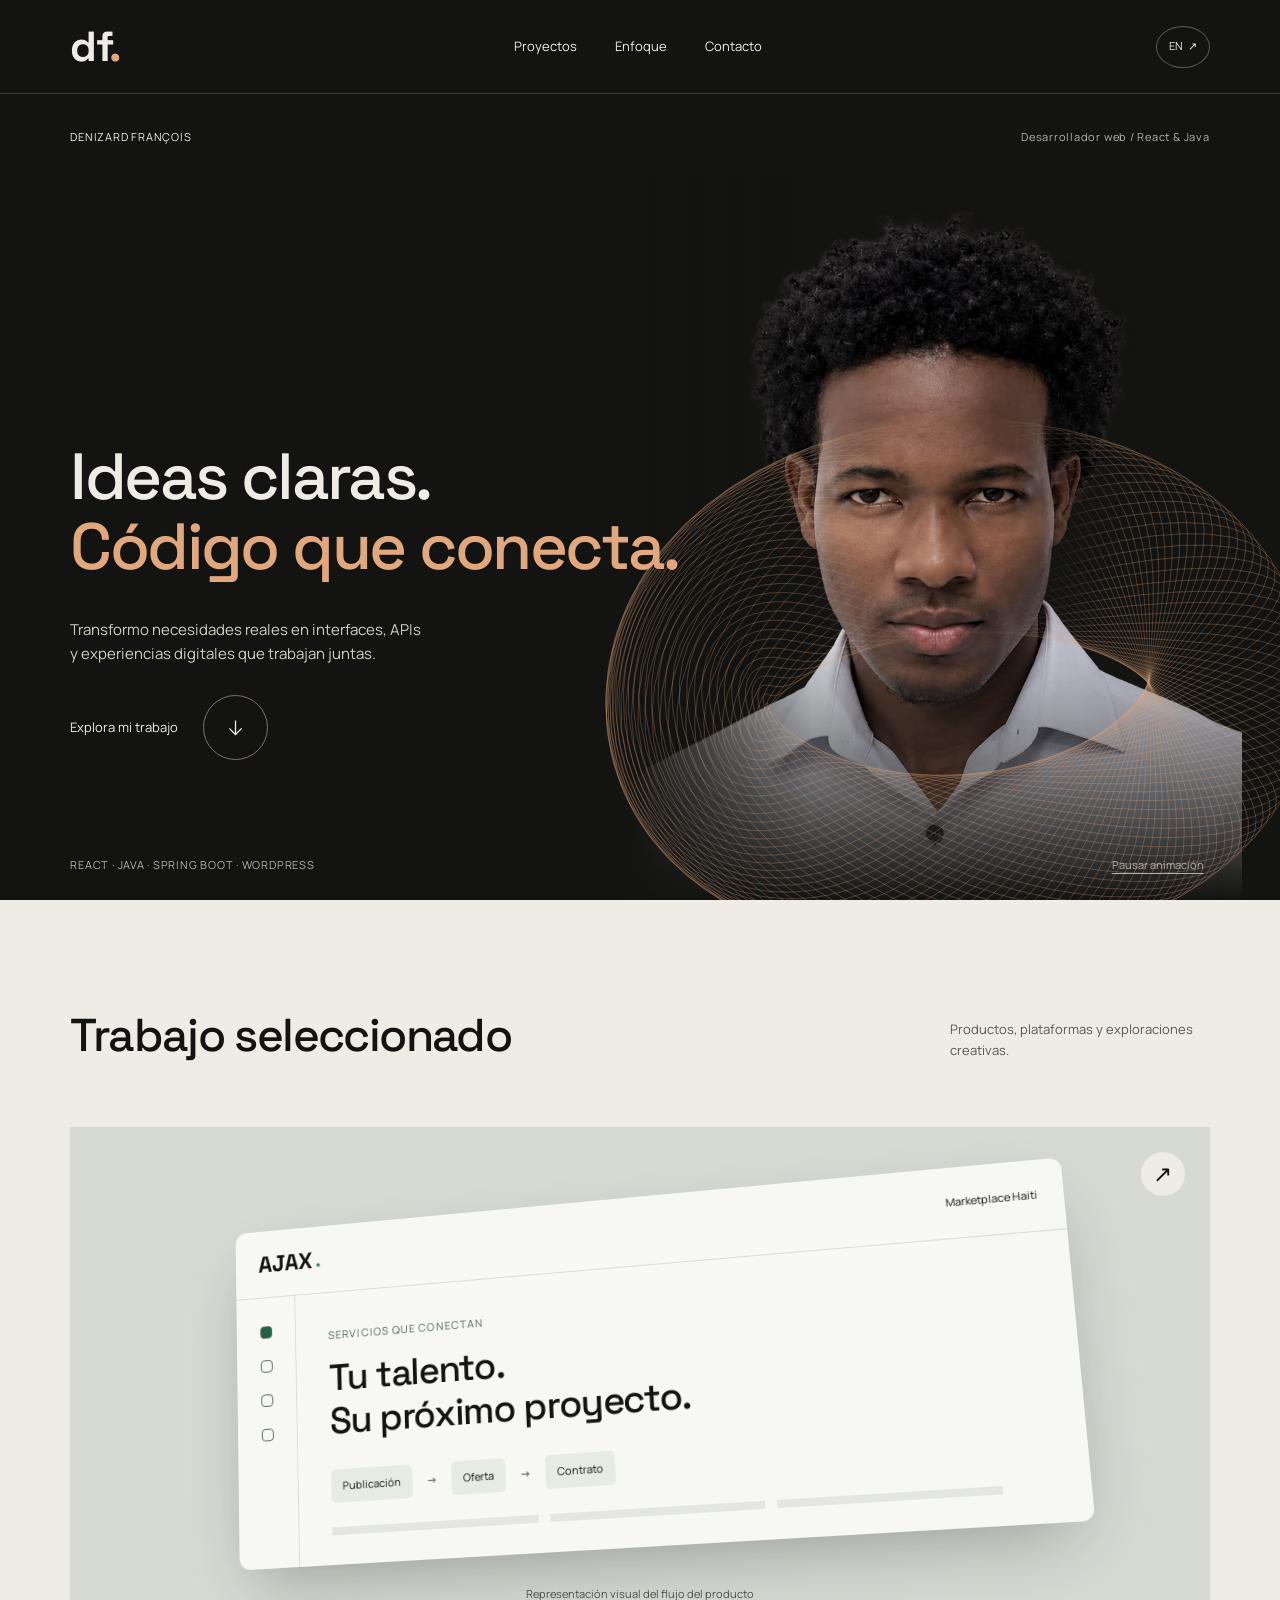
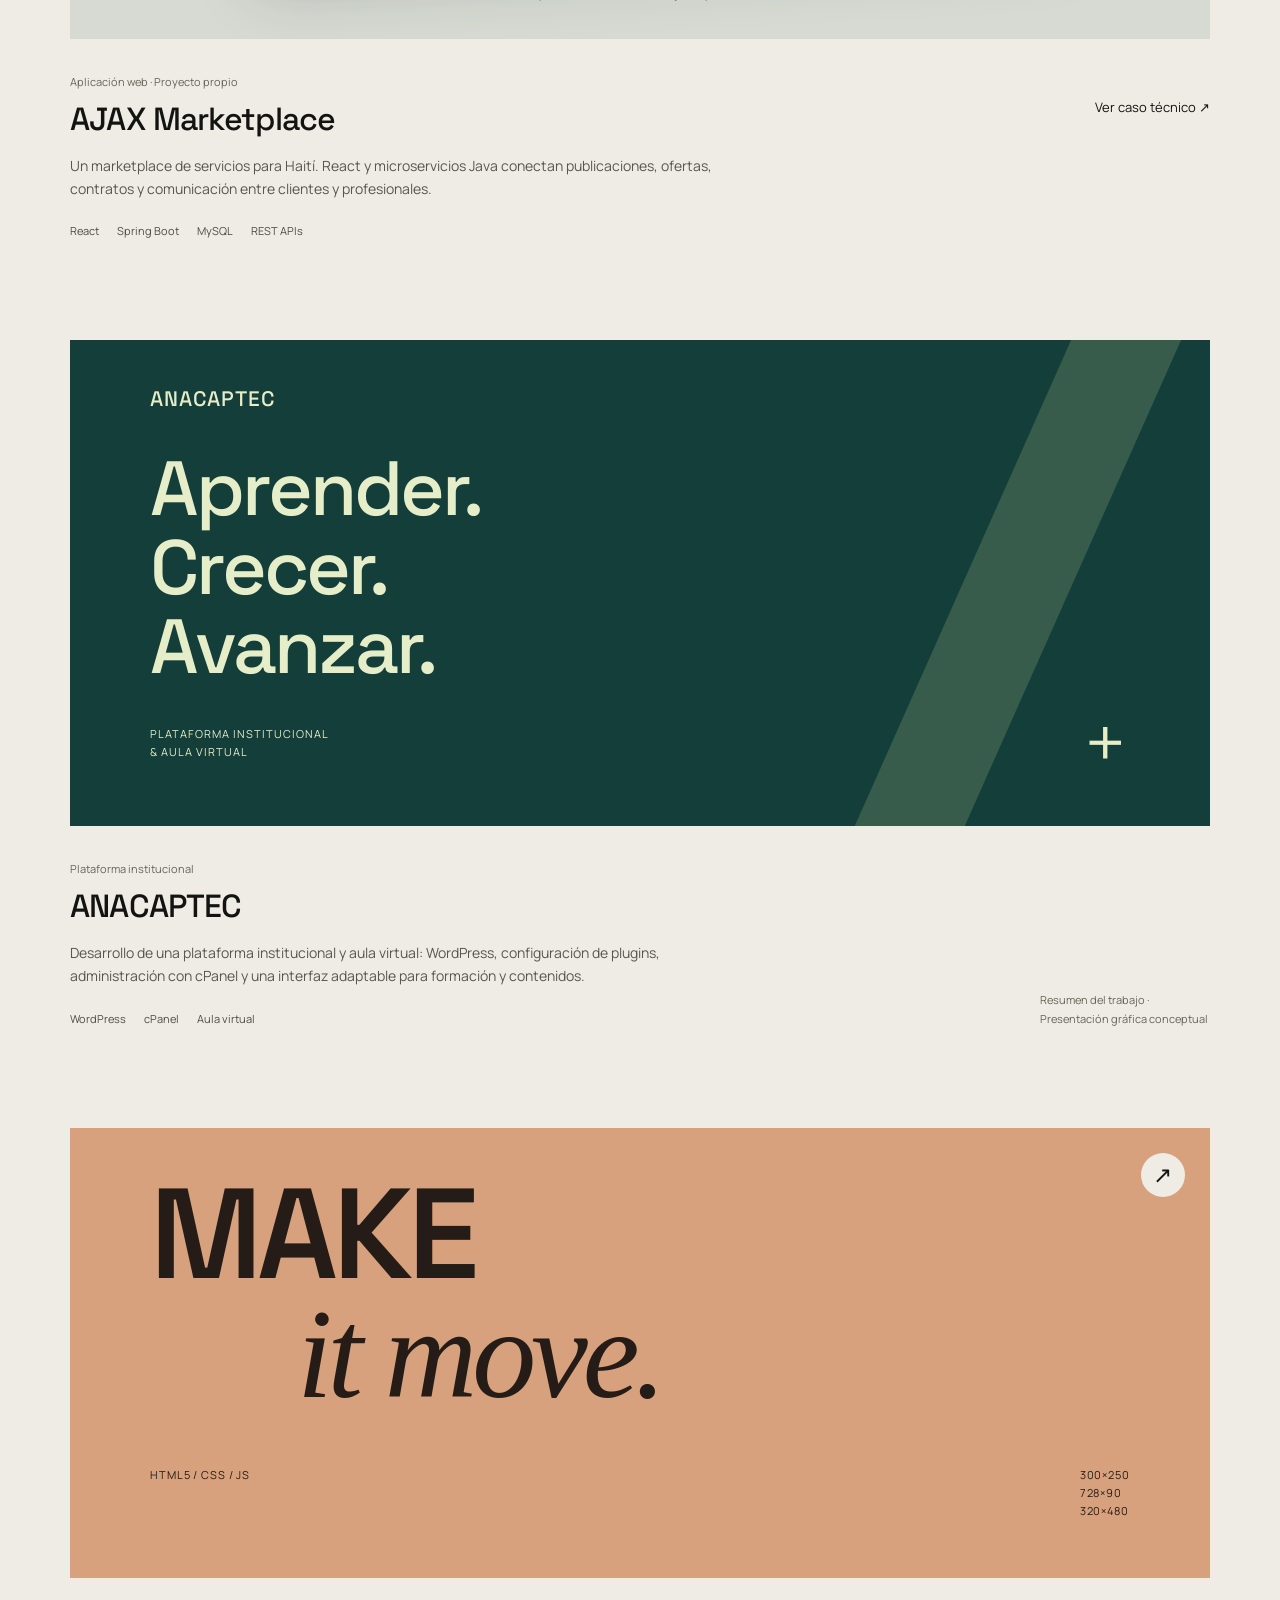
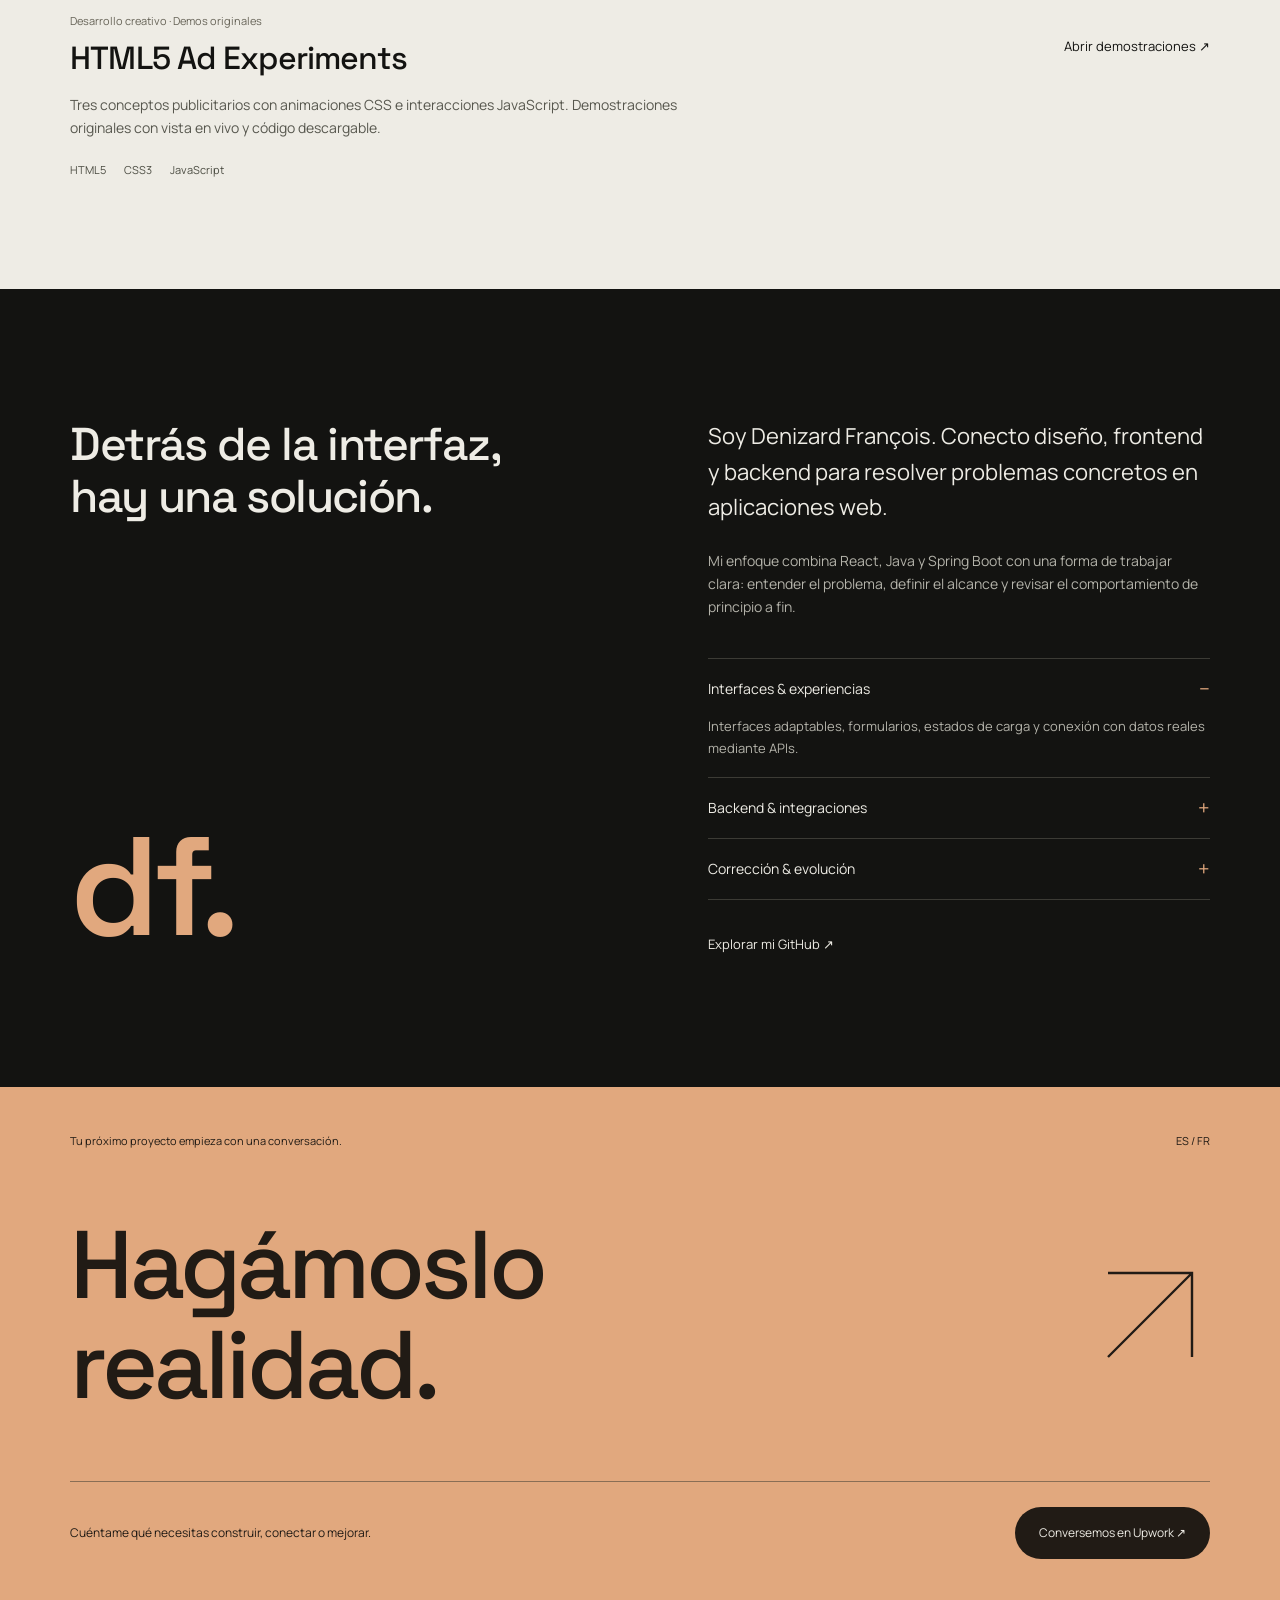
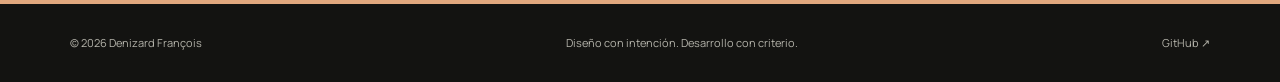
<file: index.html>
<!doctype html>
<html lang="es"><head><meta charset="UTF-8"><meta name="viewport" content="width=device-width,initial-scale=1"><meta name="theme-color" content="#131311"><meta name="description" content="Denizard François — React, Java y Spring Boot. Aplicaciones web, integraciones API y experiencias digitales."><title>Denizard François — Developer & Digital Craftsman</title><link rel="preconnect" href="https://fonts.googleapis.com"><link rel="preconnect" href="https://fonts.gstatic.com" crossorigin><link href="https://fonts.googleapis.com/css2?family=Manrope:wght@400;500;600;700;800&family=Space+Grotesk:wght@400;500;600;700&display=swap" rel="stylesheet"><link rel="stylesheet" href="style.css"><script defer src="app.js"></script></head>
<body><a class="skip" href="#work" data-es="Ir a proyectos" data-en="Skip to projects">Ir a proyectos</a><header><a class="logo" href="#" aria-label="Denizard François, inicio">df<span>.</span></a><nav aria-label="Principal"><a href="#work" data-es="Proyectos" data-en="Work">Proyectos</a><a href="#about" data-es="Enfoque" data-en="Approach">Enfoque</a><a href="#contact" data-es="Contacto" data-en="Contact">Contacto</a></nav><button id="language" aria-label="Switch to English">EN <span>↗</span></button></header>
<main><section class="hero" aria-labelledby="hero-title"><div class="hero-top"><span>DENIZARD FRANÇOIS</span><span data-es="Desarrollador web / React & Java" data-en="Web developer / React & Java">Desarrollador web / React & Java</span></div><div class="hero-portrait"><img src="assets/denizard-cutout.png" alt="Denizard François" width="1024" height="1024" fetchpriority="high" decoding="async"></div><canvas id="sculpture" aria-hidden="true"></canvas><div class="hero-copy"><h1 id="hero-title"><span data-es="Ideas claras." data-en="Clear ideas.">Ideas claras.</span><br><span class="outline" data-es="Código que conecta." data-en="Code that connects.">Código que conecta.</span></h1><div class="hero-bottom"><p data-es="Transformo necesidades reales en interfaces, APIs y experiencias digitales que trabajan juntas." data-en="I turn real needs into interfaces, APIs and digital experiences that work together.">Transformo necesidades reales en interfaces, APIs y experiencias digitales que trabajan juntas.</p><a class="round-link" href="#work"><span data-es="Explora mi trabajo" data-en="Explore my work">Explora mi trabajo</span><svg viewBox="0 0 24 24" aria-hidden="true"><path d="M12 4v16m-7-7 7 7 7-7"/></svg></a></div></div><div class="hero-foot"><span>REACT · JAVA · SPRING BOOT · WORDPRESS</span><button id="motion" aria-pressed="false" data-es="Pausar animación" data-en="Pause animation">Pausar animación</button></div></section>
<section id="work" class="work section"><div class="section-head"><h2 data-es="Trabajo seleccionado" data-en="Selected work">Trabajo seleccionado</h2><p data-es="Productos, plataformas y exploraciones creativas." data-en="Products, platforms and creative explorations.">Productos, plataformas y exploraciones creativas.</p></div>
<article class="project ajax"><a class="project-media" href="https://github.com/Deni509/Deni509/blob/main/projects/ajax.md" target="_blank" rel="noopener" aria-label="AJAX technical case study"><div class="ajax-art"><div class="app-window"><div class="window-top"><strong>AJAX<span>●</span></strong><span>Marketplace Haiti</span></div><div class="app-body"><aside><i></i><i></i><i></i><i></i></aside><div class="app-content"><small data-es="SERVICIOS QUE CONECTAN" data-en="SERVICES THAT CONNECT">SERVICIOS QUE CONECTAN</small><h3 data-es="Tu talento.<br>Su próximo proyecto." data-en="Your talent.<br>Their next project.">Tu talento.<br>Su próximo proyecto.</h3><div class="app-flow"><span data-es="Publicación" data-en="Job post">Publicación</span><b>→</b><span data-es="Oferta" data-en="Offer">Oferta</span><b>→</b><span data-es="Contrato" data-en="Contract">Contrato</span></div><div class="app-bars"><i></i><i></i><i></i></div></div></div></div><span class="art-note" data-es="Representación visual del flujo del producto" data-en="Visual representation of the product flow">Representación visual del flujo del producto</span></div><span class="media-arrow">↗</span></a><div class="project-info"><div><span class="category" data-es="Aplicación web · Proyecto propio" data-en="Web application · Personal project">Aplicación web · Proyecto propio</span><h3>AJAX Marketplace</h3><p data-es="Un marketplace de servicios para Haití. React y microservicios Java conectan publicaciones, ofertas, contratos y comunicación entre clientes y profesionales." data-en="A service marketplace for Haiti. React and Java microservices connect job posts, offers, contracts and communication between clients and professionals.">Un marketplace de servicios para Haití. React y microservicios Java conectan publicaciones, ofertas, contratos y comunicación entre clientes y profesionales.</p><div class="tags"><span>React</span><span>Spring Boot</span><span>MySQL</span><span>REST APIs</span></div></div><a class="text-link" href="https://github.com/Deni509/Deni509/blob/main/projects/ajax.md" target="_blank" rel="noopener" data-es="Ver caso técnico ↗" data-en="Read case study ↗">Ver caso técnico ↗</a></div></article>
<article class="project anacap"><div class="project-media institution"><div class="institution-art"><span class="institution-name">ANACAPTEC</span><div class="institution-line"></div><h3 data-es="Aprender.<br>Crecer.<br>Avanzar." data-en="Learn.<br>Grow.<br>Move forward.">Aprender.<br>Crecer.<br>Avanzar.</h3><div class="institution-footer"><span data-es="PLATAFORMA INSTITUCIONAL<br>& AULA VIRTUAL" data-en="INSTITUTIONAL PLATFORM<br>& VIRTUAL CLASSROOM">PLATAFORMA INSTITUCIONAL<br>& AULA VIRTUAL</span><span class="plus">+</span></div></div></div><div class="project-info"><div><span class="category" data-es="Plataforma institucional" data-en="Institutional platform">Plataforma institucional</span><h3>ANACAPTEC</h3><p data-es="Desarrollo de una plataforma institucional y aula virtual: WordPress, configuración de plugins, administración con cPanel y una interfaz adaptable para formación y contenidos." data-en="Development of an institutional platform and virtual classroom: WordPress, plugin configuration, cPanel administration and a responsive interface for learning and content.">Desarrollo de una plataforma institucional y aula virtual: WordPress, configuración de plugins, administración con cPanel y una interfaz adaptable para formación y contenidos.</p><div class="tags"><span>WordPress</span><span>cPanel</span><span data-es="Aula virtual" data-en="Virtual classroom">Aula virtual</span></div></div><span class="project-note" data-es="Resumen del trabajo · Presentación gráfica conceptual" data-en="Work summary · Conceptual graphic presentation">Resumen del trabajo · Presentación gráfica conceptual</span></div></article>
<article class="project creative"><a class="project-media ad-art" href="html5-ads.html"><div class="type-art"><span>MAKE</span><span class="italic">it move.</span><div><span>HTML5 / CSS / JS</span><span>300×250<br>728×90<br>320×480</span></div></div><span class="media-arrow">↗</span></a><div class="project-info"><div><span class="category" data-es="Desarrollo creativo · Demos originales" data-en="Creative development · Original demos">Desarrollo creativo · Demos originales</span><h3>HTML5 Ad Experiments</h3><p data-es="Tres conceptos publicitarios con animaciones CSS e interacciones JavaScript. Demostraciones originales con vista en vivo y código descargable." data-en="Three advertising concepts with CSS animation and JavaScript interactions. Original demonstrations with live previews and downloadable source.">Tres conceptos publicitarios con animaciones CSS e interacciones JavaScript. Demostraciones originales con vista en vivo y código descargable.</p><div class="tags"><span>HTML5</span><span>CSS3</span><span>JavaScript</span></div></div><a class="text-link" href="html5-ads.html" data-es="Abrir demostraciones ↗" data-en="Open live demos ↗">Abrir demostraciones ↗</a></div></article></section>
<section id="about" class="about section"><div class="about-title"><h2 data-es="Detrás de la interfaz,<br>hay una solución." data-en="Behind the interface,<br>there is a solution.">Detrás de la interfaz,<br>hay una solución.</h2><span class="orbit-mark" aria-hidden="true">df.</span></div><div class="about-content"><p class="lead" data-es="Soy Denizard François. Conecto diseño, frontend y backend para resolver problemas concretos en aplicaciones web." data-en="I'm Denizard François. I connect design, frontend and backend to solve concrete problems in web applications.">Soy Denizard François. Conecto diseño, frontend y backend para resolver problemas concretos en aplicaciones web.</p><p data-es="Mi enfoque combina React, Java y Spring Boot con una forma de trabajar clara: entender el problema, definir el alcance y revisar el comportamiento de principio a fin." data-en="My focus combines React, Java and Spring Boot with a clear working approach: understand the problem, define the scope and review the behavior from end to end.">Mi enfoque combina React, Java y Spring Boot con una forma de trabajar clara: entender el problema, definir el alcance y revisar el comportamiento de principio a fin.</p><div class="services"><details open><summary data-es="Interfaces & experiencias" data-en="Interfaces & experiences">Interfaces & experiencias</summary><p data-es="Interfaces adaptables, formularios, estados de carga y conexión con datos reales mediante APIs." data-en="Responsive interfaces, forms, loading states and connections to real data through APIs.">Interfaces adaptables, formularios, estados de carga y conexión con datos reales mediante APIs.</p></details><details><summary data-es="Backend & integraciones" data-en="Backend & integrations">Backend & integraciones</summary><p data-es="APIs REST, autenticación, permisos y reglas de negocio con Java, Spring Boot y MySQL." data-en="REST APIs, authentication, permissions and business rules with Java, Spring Boot and MySQL.">APIs REST, autenticación, permisos y reglas de negocio con Java, Spring Boot y MySQL.</p></details><details><summary data-es="Corrección & evolución" data-en="Debugging & improvement">Corrección & evolución</summary><p data-es="Reproducir errores, seguir su causa entre interfaz y API, aplicar una corrección concreta y comprobar el flujo afectado." data-en="Reproduce issues, trace their cause across interface and API, implement a focused fix and check the affected flow.">Reproducir errores, seguir su causa entre interfaz y API, aplicar una corrección concreta y comprobar el flujo afectado.</p></details></div><a href="https://github.com/Deni509" class="text-link" target="_blank" rel="noopener" data-es="Explorar mi GitHub ↗" data-en="Explore my GitHub ↗">Explorar mi GitHub ↗</a></div></section>
<section id="contact" class="contact section"><div class="contact-top"><span data-es="Tu próximo proyecto empieza con una conversación." data-en="Your next project starts with a conversation.">Tu próximo proyecto empieza con una conversación.</span><span>ES / FR</span></div><a class="contact-title" href="https://www.upwork.com/freelancers/~01b412802d9016977f" target="_blank" rel="noopener"><span data-es="Hagámoslo<br>realidad." data-en="Let's make<br>it happen.">Hagámoslo<br>realidad.</span><svg viewBox="0 0 100 100" aria-hidden="true"><path d="M15 85 85 15M15 15h70v70"/></svg></a><div class="contact-bottom"><p data-es="Cuéntame qué necesitas construir, conectar o mejorar." data-en="Tell me what you need to build, connect or improve.">Cuéntame qué necesitas construir, conectar o mejorar.</p><a class="button" href="https://www.upwork.com/freelancers/~01b412802d9016977f" target="_blank" rel="noopener" data-es="Conversemos en Upwork ↗" data-en="Let's talk on Upwork ↗">Conversemos en Upwork ↗</a></div></section></main><footer><span>© <span id="year">2026</span> Denizard François</span><span data-es="Diseño con intención. Desarrollo con criterio." data-en="Designed with intention. Built with care.">Diseño con intención. Desarrollo con criterio.</span><a href="https://github.com/Deni509" target="_blank" rel="noopener">GitHub ↗</a></footer></body></html>
</file>
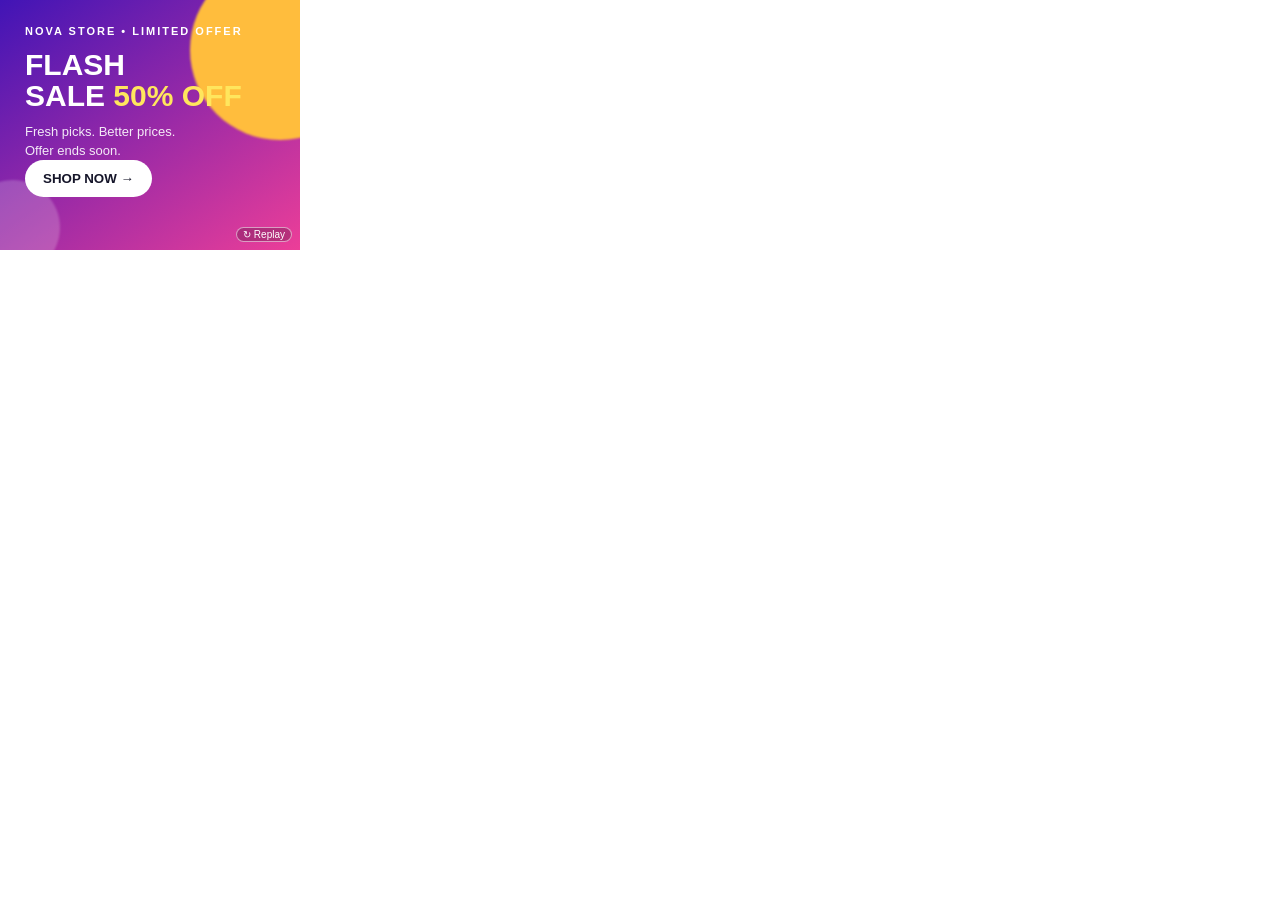
<file: ads/flash-sale/index.html>
<!doctype html><html lang="en"><head><meta charset="utf-8"><meta name="viewport" content="width=device-width,initial-scale=1"><title>flash-sale HTML5 Ad</title><style>*{box-sizing:border-box}html,body{margin:0;width:100%;height:100%;font-family:Arial,sans-serif}body{overflow:hidden}.ad{position:relative;width:100%;height:100%;overflow:hidden;color:white}.tag{font-size:11px;letter-spacing:2px;font-weight:bold;text-transform:uppercase}.title{font-size:30px;font-weight:900;line-height:1.04;margin:12px 0}.cta{border:0;border-radius:30px;padding:11px 18px;background:#fff;color:#16162a;font-weight:800;cursor:pointer;transition:transform .2s}.cta:hover{transform:scale(1.07)}.sub{font-size:13px;line-height:1.4;opacity:.9}.orb{position:absolute;border-radius:50%;filter:blur(1px);animation:float 4s ease-in-out infinite alternate}@keyframes float{to{transform:translateY(-15px) rotate(15deg)}}@keyframes enter{from{opacity:0;transform:translateY(22px)}to{opacity:1;transform:translateY(0)}}.content{position:relative;z-index:2;animation:enter .8s both}.replay{position:absolute;bottom:8px;right:8px;z-index:4;border:1px solid #ffffff88;border-radius:12px;background:#0003;color:#fff;font-size:10px;cursor:pointer}body{width:300px;height:250px}</style></head><body><div class="ad" style="background:linear-gradient(145deg,#4114b6,#ec3e98)"><div class="orb" style="width:180px;height:180px;background:#ffbd3d;right:-70px;top:-40px"></div><div class="orb" style="width:95px;height:95px;background:#ffffff33;left:-35px;bottom:-25px"></div><div class="content" style="padding:25px"><div class="tag">NOVA STORE • LIMITED OFFER</div><div class="title">FLASH<br>SALE <span style="color:#ffe65d">50% OFF</span></div><div class="sub">Fresh picks. Better prices.<br>Offer ends soon.</div><button class="cta" data-click>SHOP NOW →</button></div><button class="replay" data-replay>↻ Replay</button></div><script>document.querySelector('[data-replay]').addEventListener('click',()=>{const el=document.querySelector('.content');el.style.animation='none';void el.offsetWidth;el.style.animation='';});document.querySelector('[data-click]').addEventListener('click',()=>{alert('Demo interaction: replace this with the advertiser landing-page URL.');});</script></body></html>
</file>
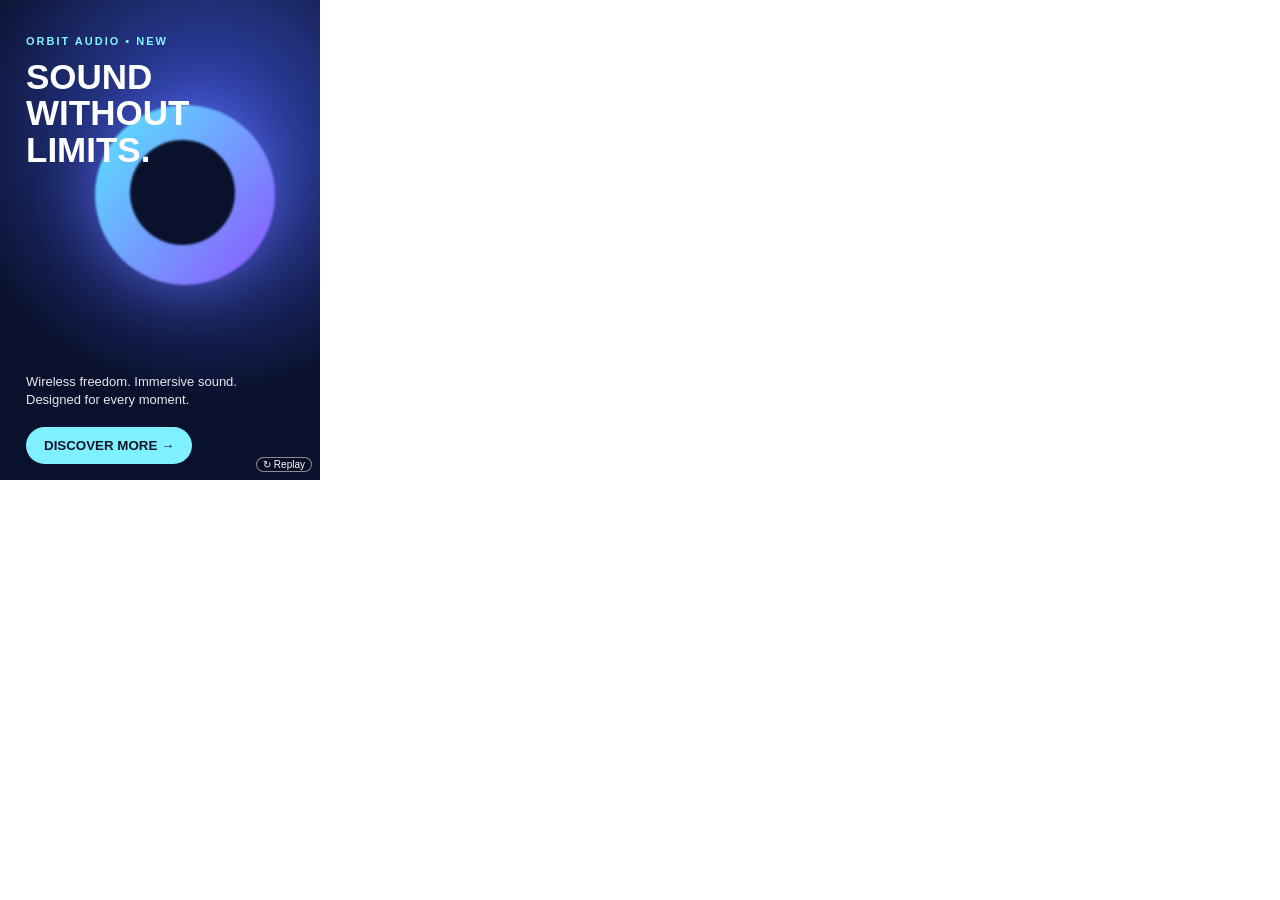
<file: ads/tech/index.html>
<!doctype html><html lang="en"><head><meta charset="utf-8"><meta name="viewport" content="width=device-width,initial-scale=1"><title>tech HTML5 Ad</title><style>*{box-sizing:border-box}html,body{margin:0;width:100%;height:100%;font-family:Arial,sans-serif}body{overflow:hidden}.ad{position:relative;width:100%;height:100%;overflow:hidden;color:white}.tag{font-size:11px;letter-spacing:2px;font-weight:bold;text-transform:uppercase}.title{font-size:30px;font-weight:900;line-height:1.04;margin:12px 0}.cta{border:0;border-radius:30px;padding:11px 18px;background:#fff;color:#16162a;font-weight:800;cursor:pointer;transition:transform .2s}.cta:hover{transform:scale(1.07)}.sub{font-size:13px;line-height:1.4;opacity:.9}.orb{position:absolute;border-radius:50%;filter:blur(1px);animation:float 4s ease-in-out infinite alternate}@keyframes float{to{transform:translateY(-15px) rotate(15deg)}}@keyframes enter{from{opacity:0;transform:translateY(22px)}to{opacity:1;transform:translateY(0)}}.content{position:relative;z-index:2;animation:enter .8s both}.replay{position:absolute;bottom:8px;right:8px;z-index:4;border:1px solid #ffffff88;border-radius:12px;background:#0003;color:#fff;font-size:10px;cursor:pointer}body{width:320px;height:480px}</style></head><body><div class="ad" style="background:radial-gradient(circle at 65% 28%,#354cc0,#0a112d 65%)"><div class="orb" style="width:180px;height:180px;top:105px;right:45px;background:linear-gradient(130deg,#57e8ff,#8d54ff);box-shadow:0 0 60px #6b70ff99"></div><div class="orb" style="width:105px;height:105px;top:140px;right:85px;background:#0a112d"></div><div class="content" style="padding:35px 26px"><div class="tag" style="color:#85f3ff">ORBIT AUDIO • NEW</div><div class="title" style="font-size:35px">SOUND<br>WITHOUT<br>LIMITS.</div><div class="sub" style="margin-top:205px">Wireless freedom. Immersive sound.<br>Designed for every moment.</div><button class="cta" style="margin-top:17px;background:#7ef0ff" data-click>DISCOVER MORE →</button></div><button class="replay" data-replay>↻ Replay</button></div><script>document.querySelector('[data-replay]').addEventListener('click',()=>{const el=document.querySelector('.content');el.style.animation='none';void el.offsetWidth;el.style.animation='';});document.querySelector('[data-click]').addEventListener('click',()=>{alert('Demo interaction: replace this with the advertiser landing-page URL.');});</script></body></html>
</file>
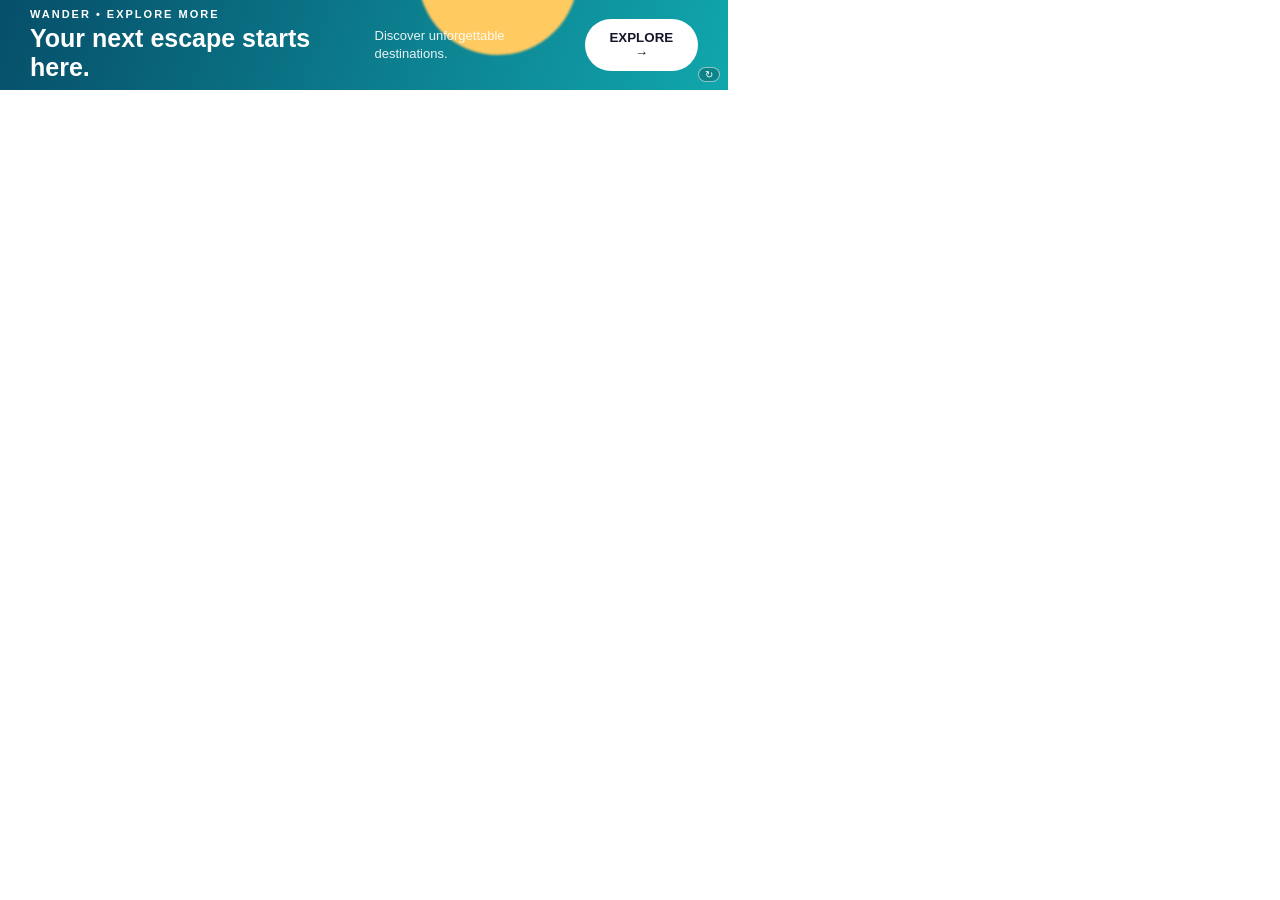
<file: ads/travel/index.html>
<!doctype html><html lang="en"><head><meta charset="utf-8"><meta name="viewport" content="width=device-width,initial-scale=1"><title>travel HTML5 Ad</title><style>*{box-sizing:border-box}html,body{margin:0;width:100%;height:100%;font-family:Arial,sans-serif}body{overflow:hidden}.ad{position:relative;width:100%;height:100%;overflow:hidden;color:white}.tag{font-size:11px;letter-spacing:2px;font-weight:bold;text-transform:uppercase}.title{font-size:30px;font-weight:900;line-height:1.04;margin:12px 0}.cta{border:0;border-radius:30px;padding:11px 18px;background:#fff;color:#16162a;font-weight:800;cursor:pointer;transition:transform .2s}.cta:hover{transform:scale(1.07)}.sub{font-size:13px;line-height:1.4;opacity:.9}.orb{position:absolute;border-radius:50%;filter:blur(1px);animation:float 4s ease-in-out infinite alternate}@keyframes float{to{transform:translateY(-15px) rotate(15deg)}}@keyframes enter{from{opacity:0;transform:translateY(22px)}to{opacity:1;transform:translateY(0)}}.content{position:relative;z-index:2;animation:enter .8s both}.replay{position:absolute;bottom:8px;right:8px;z-index:4;border:1px solid #ffffff88;border-radius:12px;background:#0003;color:#fff;font-size:10px;cursor:pointer}body{width:728px;height:90px}</style></head><body><div class="ad" style="background:linear-gradient(110deg,#064e69,#11a7ad)"><div class="orb" style="width:160px;height:160px;background:#ffca60;right:150px;top:-105px"></div><div class="content" style="display:flex;align-items:center;justify-content:space-between;height:100%;padding:0 30px;gap:12px"><div><div class="tag">WANDER • EXPLORE MORE</div><div style="font-size:25px;font-weight:900;margin-top:4px">Your next escape starts here.</div></div><div class="sub">Discover unforgettable destinations.</div><button class="cta" data-click>EXPLORE →</button></div><button class="replay" data-replay>↻</button></div><script>document.querySelector('[data-replay]').addEventListener('click',()=>{const el=document.querySelector('.content');el.style.animation='none';void el.offsetWidth;el.style.animation='';});document.querySelector('[data-click]').addEventListener('click',()=>{alert('Demo interaction: replace this with the advertiser landing-page URL.');});</script></body></html>
</file>
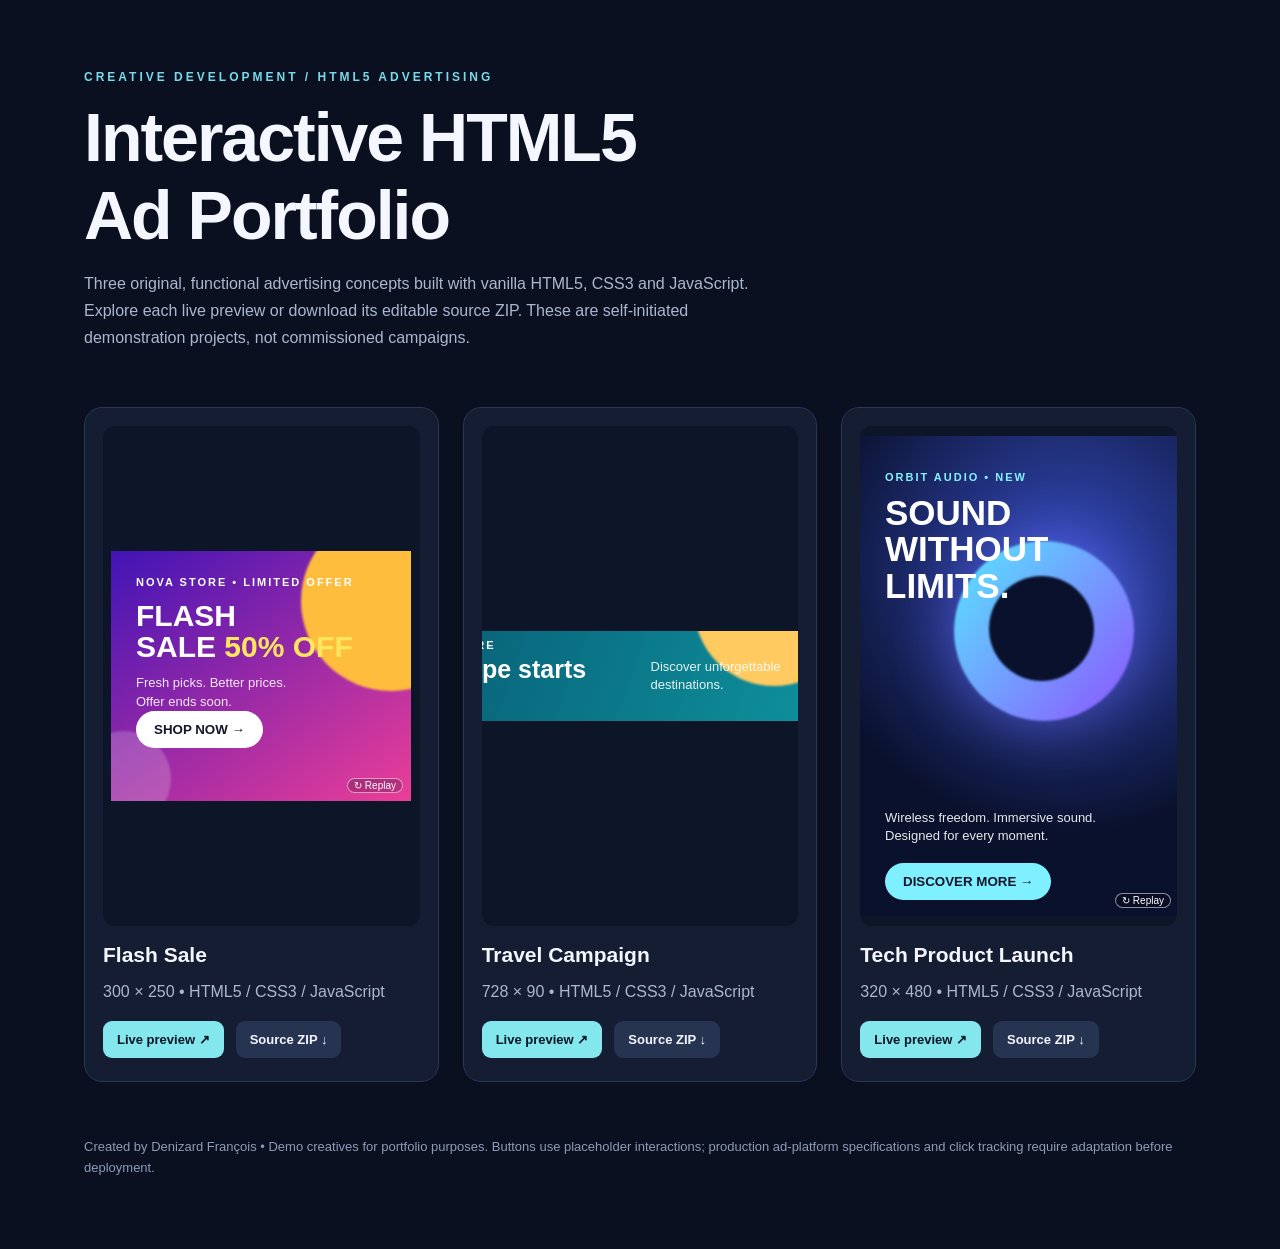
<file: html5-ads.html>
<!doctype html><html lang="en"><head><meta charset="utf-8"><meta name="viewport" content="width=device-width,initial-scale=1"><title>HTML5 Ads Portfolio | Denizard François</title><style>*{box-sizing:border-box}body{margin:0;background:#0b1020;color:#f4f7ff;font-family:Inter,Arial,sans-serif}main{max-width:1160px;margin:auto;padding:70px 24px}.eyebrow{color:#78d9e9;text-transform:uppercase;letter-spacing:3px;font-size:12px;font-weight:bold}h1{font-size:clamp(36px,6vw,68px);letter-spacing:-2px;margin:14px 0}.intro{max-width:700px;color:#aab7d0;line-height:1.7}.grid{display:grid;grid-template-columns:repeat(auto-fit,minmax(300px,1fr));gap:24px;margin-top:55px}.card{background:#151d33;border:1px solid #293654;border-radius:18px;padding:18px;min-width:0}.frame{height:500px;display:flex;align-items:center;justify-content:center;overflow:auto;background:#0d1528;border-radius:12px}iframe{border:0;flex-shrink:0}h2{font-size:21px;margin-bottom:7px}p{color:#aab7d0}.links{display:flex;gap:12px;flex-wrap:wrap;margin:20px 0 5px}a{color:#071522;background:#85e7ee;padding:11px 14px;border-radius:9px;text-decoration:none;font-weight:bold;font-size:13px}a+a{background:#273451;color:#f4f7ff}footer{margin-top:55px;color:#8b9bb9;font-size:13px;line-height:1.6}</style></head><body><main><div class="eyebrow">Creative development / HTML5 advertising</div><h1>Interactive HTML5<br>Ad Portfolio</h1><p class="intro">Three original, functional advertising concepts built with vanilla HTML5, CSS3 and JavaScript. Explore each live preview or download its editable source ZIP. These are self-initiated demonstration projects, not commissioned campaigns.</p><section class="grid"><article class="card"><div class="frame"><iframe title="Flash Sale" src="ads/flash-sale/index.html" width="300" height="250" loading="lazy" scrolling="no"></iframe></div><h2>Flash Sale</h2><p>300 × 250 • HTML5 / CSS3 / JavaScript</p><div class="links"><a href="ads/flash-sale/index.html" target="_blank">Live preview ↗</a><a href="flash-sale-source.zip" download>Source ZIP ↓</a></div></article><article class="card"><div class="frame"><iframe title="Travel Campaign" src="ads/travel/index.html" width="728" height="90" loading="lazy" scrolling="no"></iframe></div><h2>Travel Campaign</h2><p>728 × 90 • HTML5 / CSS3 / JavaScript</p><div class="links"><a href="ads/travel/index.html" target="_blank">Live preview ↗</a><a href="travel-source.zip" download>Source ZIP ↓</a></div></article><article class="card"><div class="frame"><iframe title="Tech Product Launch" src="ads/tech/index.html" width="320" height="480" loading="lazy" scrolling="no"></iframe></div><h2>Tech Product Launch</h2><p>320 × 480 • HTML5 / CSS3 / JavaScript</p><div class="links"><a href="ads/tech/index.html" target="_blank">Live preview ↗</a><a href="tech-source.zip" download>Source ZIP ↓</a></div></article></section><footer>Created by Denizard François • Demo creatives for portfolio purposes. Buttons use placeholder interactions; production ad-platform specifications and click tracking require adaptation before deployment.</footer></main></body></html>
</file>
<file: style.css>
:root{--bg:#131311;--paper:#eeece5;--muted:#b4b3aa;--copper:#e1a87e;--line:#3c3b35;--display:'Space Grotesk',sans-serif;--body:'Manrope',sans-serif}*{box-sizing:border-box}html{scroll-behavior:smooth;scroll-padding-top:90px}body{margin:0;background:var(--bg);color:var(--paper);font-family:var(--body);font-size:16px;line-height:1.65}::selection{background:var(--copper);color:var(--bg)}a{color:inherit;text-decoration:none}button{font:inherit;color:inherit;cursor:pointer}a,button,summary{-webkit-tap-highlight-color:transparent}a:focus-visible,button:focus-visible,summary:focus-visible{outline:2px solid var(--copper);outline-offset:7px}::-webkit-scrollbar{width:8px}::-webkit-scrollbar-track{background:var(--bg)}::-webkit-scrollbar-thumb{background:#726452}header{height:94px;display:flex;align-items:center;justify-content:space-between;padding:0 5.5%;border-bottom:1px solid var(--line)}.logo{font-family:var(--display);font-size:42px;line-height:1;font-weight:700;letter-spacing:-.04em}.logo span{color:var(--copper)}nav{display:flex;gap:38px}nav a{font-size:13px;position:relative}nav a:after,.text-link:after{content:'';position:absolute;height:1px;background:currentColor;bottom:-5px;left:0;width:100%;transform:scaleX(0);transform-origin:left;transition:transform .4s}nav a:hover:after,.text-link:hover:after{transform:scaleX(1)}#language{background:none;border:1px solid #625c51;border-radius:50%;width:54px;height:42px;font-size:12px}#language:hover{background:var(--paper);color:var(--bg)}#language span{padding-left:3px}.hero{position:relative;min-height:760px;height:calc(100svh - 94px);max-height:1100px;padding:34px 5.5% 0;isolation:isolate;overflow:hidden}.hero-top,.hero-foot{display:flex;justify-content:space-between;gap:20px;font-size:11px;letter-spacing:.07em}.hero-top{position:relative;z-index:1}.hero-top span:last-child{color:var(--muted)}#sculpture{position:absolute;inset:0;width:100%;height:100%;z-index:-1;opacity:.9}.hero-copy{position:absolute;left:5.5%;right:5.5%;bottom:115px}h1,h2,h3,p{margin:0}h1{font-family:var(--display);font-size:clamp(52px,6.4vw,96px);font-weight:500;line-height:1.08;letter-spacing:-.04em;max-width:1150px;text-wrap:balance}.outline{color:var(--copper)}.hero-bottom{display:flex;align-items:flex-end;justify-content:space-between;margin-top:35px}.hero-bottom p{max-width:390px;font-size:15px;color:#d0cec3}.round-link{display:flex;align-items:center;gap:25px;font-size:13px}.round-link svg{width:65px;height:65px;border:1px solid #837360;border-radius:50%;padding:21px;fill:none;stroke:currentColor;stroke-width:1.5;transition:background .3s,transform .3s}.round-link:hover svg{background:var(--copper);color:var(--bg);transform:translateY(5px)}.hero-foot{position:absolute;bottom:25px;left:5.5%;right:5.5%;color:var(--muted);align-items:center}.hero-foot button{border:0;background:none;text-decoration:underline;text-underline-offset:4px;font-size:11px}.section{padding:110px 5.5%}.work{background:var(--paper);color:var(--bg)}.section-head{display:flex;justify-content:space-between;align-items:flex-end;margin-bottom:65px;gap:30px}h2{font-family:var(--display);font-weight:500;font-size:clamp(32px,3.6vw,54px);line-height:1.12;letter-spacing:-.035em;text-wrap:balance}.section-head p{max-width:260px;font-size:13px;color:#59584f}.project{margin-bottom:100px}.project:last-child{margin-bottom:0}.project-media{display:block;position:relative;overflow:hidden;min-height:450px}.ajax .project-media{background:#d6dad3}.ajax-art{padding:65px 12% 35px;perspective:1500px}.app-window{background:#f7f8f3;border-radius:12px;box-shadow:0 28px 65px -20px #17251c55;transform:rotateX(8deg) rotateY(-9deg) rotateZ(-3deg);transition:transform .8s cubic-bezier(.2,.7,.2,1);overflow:hidden;max-width:850px;margin:auto}.project-media:hover .app-window{transform:rotateX(0) rotateY(0) rotateZ(0)}.window-top{display:flex;justify-content:space-between;padding:20px 25px;border-bottom:1px solid #daddd3;align-items:center}.window-top strong{font:700 24px var(--display)}.window-top strong span{font-size:9px;color:#3a8669;margin-left:4px}.window-top>span{font-size:11px}.app-body{display:flex;min-height:270px}.app-body aside{width:65px;border-right:1px solid #daddd3;display:flex;align-items:center;flex-direction:column;gap:23px;padding-top:30px}.app-body aside i{width:13px;height:13px;border:1px solid #829088;border-radius:4px}.app-body aside i:first-child{background:#216247}.app-content{padding:30px 35px;flex:1}.app-content small{font-size:9px;letter-spacing:.1em;color:#4b6654}.app-content h3{font:500 clamp(25px,3vw,41px)/1.15 var(--display);letter-spacing:-.035em;margin:12px 0 28px}.app-flow{display:flex;gap:15px;align-items:center;font-size:10px}.app-flow span{background:#e7ece2;padding:8px 12px;border-radius:5px}.app-flow b{color:#6b816c}.app-bars{display:flex;gap:12px;margin-top:25px}.app-bars i{height:8px;background:#e3e7df;width:30%}.art-note{display:block;text-align:center;font-size:10px;margin-top:40px;color:#4a544c}.media-arrow{position:absolute;right:25px;top:25px;width:44px;height:44px;border-radius:50%;display:grid;place-items:center;background:var(--paper);color:var(--bg);font-size:23px;transition:transform .3s}.project-media:hover .media-arrow{transform:rotate(45deg)}.project-info{display:flex;justify-content:space-between;gap:30px;margin-top:28px}.category{font-size:11px;color:#676458}.project-info h3{font:500 32px var(--display);letter-spacing:-.03em;margin:6px 0 15px}.project-info p{font-size:14px;max-width:650px;color:#57574e}.tags{display:flex;gap:18px;flex-wrap:wrap;margin-top:22px;font-size:11px;color:#4c4d43}.text-link{position:relative;align-self:flex-start;font-size:13px;white-space:nowrap;margin-top:30px}.institution{background:#143e39;color:#e5edc9}.institution-art{padding:45px 7%;min-height:450px;position:relative}.institution-name{font:500 21px var(--display);letter-spacing:.04em}.institution-name>span{font-size:12px;vertical-align:top}.institution-line{position:absolute;right:12%;top:0;width:110px;height:100%;background:#c2cf91;transform:skew(-24deg);opacity:.2}.institution-art h3{font:500 clamp(44px,6vw,80px)/1.03 var(--display);letter-spacing:-.04em;margin-top:35px;position:relative}.institution-footer{display:flex;justify-content:space-between;align-items:center;margin-top:20px;font-size:10px;letter-spacing:.09em;position:relative}.plus{font:300 75px/1 var(--display)}.project-note{align-self:flex-end;font-size:10px;color:#676458;max-width:170px}.ad-art{background:#d6a17c;color:#251c18}.type-art{padding:45px 7%}.type-art>span{display:block;font:600 clamp(65px,10vw,142px)/.95 var(--display);letter-spacing:-.04em}.type-art .italic{font-family:Georgia,serif;font-weight:400;font-style:italic;margin-left:15%;transition:transform .65s}.ad-art:hover .italic{transform:translateX(25px)}.type-art>div{display:flex;justify-content:space-between;margin-top:50px;font-size:10px;letter-spacing:.08em}.about{display:grid;grid-template-columns:1fr 1fr;gap:12%;padding-top:130px;padding-bottom:130px}.about-title{display:flex;flex-direction:column;justify-content:space-between}.orbit-mark{font:600 140px var(--display);letter-spacing:-.04em;color:var(--copper);line-height:1;margin-top:60px}.about-content>p{font-size:14px;color:var(--muted)}.about-content .lead{font-size:22px;color:var(--paper);line-height:1.6;margin-bottom:24px}.services{margin:40px 0 30px}details{border-top:1px solid var(--line);padding:18px 0}details:last-child{border-bottom:1px solid var(--line)}summary{cursor:pointer;list-style:none;display:flex;justify-content:space-between;gap:15px;font-size:14px}summary::-webkit-details-marker{display:none}summary:after{content:'+';color:var(--copper);font-size:20px;line-height:1.2}details[open] summary:after{content:'−'}details p{color:var(--muted);font-size:13px;padding-top:15px}.contact{background:var(--copper);color:#211b15;padding-top:45px;padding-bottom:45px}.contact-top,.contact-bottom{display:flex;justify-content:space-between;align-items:center;gap:30px;font-size:12px}.contact-title{display:flex;justify-content:space-between;align-items:center;font:500 clamp(60px,8vw,96px)/1.05 var(--display);letter-spacing:-.04em;margin:65px 0}.contact-title svg{width:120px;height:120px;fill:none;stroke:currentColor;stroke-width:2;transition:transform .4s}.contact-title:hover svg{transform:translate(8px,-8px)}.contact-bottom{padding-top:25px;border-top:1px solid #896e55}.contact-bottom p{max-width:350px}.button{padding:16px 24px;background:#211b15;color:var(--paper);border-radius:50px;font-size:12px;transition:background .3s}.button:hover{background:#4d3829}footer{display:flex;justify-content:space-between;gap:25px;padding:30px 5.5%;font-size:10px;color:var(--muted)}.skip{position:fixed;left:15px;top:-100px;z-index:20;background:var(--paper);color:var(--bg);padding:12px}.skip:focus{top:15px}.hero-copy{animation:arrival 1s cubic-bezier(.16,1,.3,1) both}@keyframes arrival{from{clip-path:inset(0 0 100% 0);transform:translateY(25px)}to{clip-path:inset(0);transform:translateY(0)}}
@media(min-width:1600px){header,footer,.section{padding-left:max(5.5%,calc((100vw - 1440px)/2));padding-right:max(5.5%,calc((100vw - 1440px)/2))}}@media(max-width:760px){header{height:78px}nav{gap:18px}nav a{font-size:11px}.logo{font-size:34px}#language{width:43px;height:35px;font-size:10px}.hero{height:calc(100svh - 78px);min-height:690px;padding-top:24px}.hero-top{font-size:9px;gap:20px}.hero-top span:last-child{max-width:125px;text-align:right}.hero-copy{bottom:120px}h1{font-size:clamp(45px,8.8vw,67px);line-height:1.1}.hero-bottom{align-items:flex-start;flex-direction:column;gap:24px;margin-top:25px}.hero-bottom p{max-width:320px;font-size:13px}.round-link{font-size:12px;gap:17px}.round-link svg{width:45px;height:45px;padding:13px}.hero-foot{font-size:8px;bottom:22px;align-items:flex-end}.hero-foot>span{max-width:180px}.hero-foot button{font-size:9px;white-space:nowrap}.section{padding:65px 5.5%}.section-head{display:block;margin-bottom:35px}.section-head p{margin-top:16px;max-width:none}.project{margin-bottom:60px}.project-media{min-height:280px}.ajax-art{padding:50px 5% 25px}.window-top{padding:14px}.window-top strong{font-size:19px}.app-body{min-height:190px}.app-body aside{width:35px;gap:20px;padding-top:25px}.app-body aside i{width:9px;height:9px}.app-content{padding:20px 17px}.app-content h3{font-size:25px;margin-bottom:20px}.app-content small{font-size:7px}.app-flow{gap:6px;font-size:7px}.app-flow span{padding:7px}.art-note{font-size:8px;margin-top:24px}.project-info{display:block;margin-top:20px}.project-info h3{font-size:28px}.project-info p{font-size:13px}.text-link{display:inline-block;margin-top:22px}.project-note{display:block;max-width:none;margin-top:18px}.institution-art{min-height:330px;padding:30px 7%}.institution-art h3{font-size:52px}.institution-name{font-size:16px}.institution-line{width:75px;right:16%}.type-art{padding:40px 7%}.type-art>span{font-size:75px}.type-art>div{margin-top:35px}.about{grid-template-columns:1fr;gap:35px}.about-title{flex-direction:row;align-items:flex-end;gap:20px}.about-title h2{font-size:32px}.orbit-mark{font-size:67px;margin:0}.about-content .lead{font-size:19px}.contact-title{font-size:61px;margin:45px 0}.contact-title svg{width:60px;height:60px;flex-shrink:0}.contact-top{font-size:10px}.contact-bottom{align-items:flex-start;flex-direction:column;gap:20px}.contact-bottom p{font-size:12px}footer{flex-wrap:wrap;font-size:9px}footer>span:nth-child(2){order:3;flex-basis:100%}.media-arrow{right:15px;top:15px;width:35px;height:35px;font-size:20px}}@media(prefers-reduced-motion:reduce){html{scroll-behavior:auto}*,*:before,*:after{animation:none!important;transition:none!important}}

/* Legibility at all viewport sizes. */
#language,.hero-top,.hero-foot,.hero-foot button,.category,.tags,.art-note,.project-note,.window-top>span,.app-content small,.app-flow,.institution-footer,.type-art>div,.contact-top,footer{font-size:11px}.app-flow b{color:#4b6654}.app-body aside i{border-color:#546951}@media(max-width:760px){#language{font-size:11px}.hero-top span:last-child{max-width:145px}.hero-foot{gap:10px}.hero-foot>span{max-width:175px}.app-flow{flex-wrap:wrap;gap:5px}.app-flow span{padding:5px}.app-content{padding:18px 12px}.art-note{font-size:11px}.app-content small{font-size:10px}.institution-name>span{font-size:11px}footer{font-size:11px}}

/* Personal portrait supplied by Denizard François. */
.about-title{justify-content:flex-start;gap:38px}.portrait{margin:0;width:100%;max-width:430px}.portrait img{display:block;width:100%;height:auto;aspect-ratio:4/4.1;object-fit:cover;object-position:50% 38%;border-radius:12px}.portrait figcaption{display:flex;justify-content:space-between;gap:15px;font-size:11px;padding-top:14px;color:var(--paper)}.portrait figcaption span{color:var(--muted)}@media(max-width:760px){.about-title{flex-direction:column;align-items:stretch;gap:28px}.portrait{max-width:none}.portrait img{aspect-ratio:4/4;object-position:50% 35%}.portrait figcaption{font-size:11px}}


/* Layered portrait composition: photo behind the live sculpture. */
.hero-portrait{position:absolute;z-index:-2;right:3%;bottom:0;width:48%;height:90%;pointer-events:none;mask-image:linear-gradient(to bottom,#000 65%,transparent 100%)}.hero-portrait img{width:100%;height:100%;object-fit:contain;object-position:center bottom;filter:saturate(.65) brightness(.78)}#sculpture{z-index:-1;pointer-events:none}.hero-copy{z-index:2;bottom:140px;right:42%}.hero-copy h1{font-size:clamp(52px,5.1vw,80px)}.hero-bottom{flex-direction:column;align-items:flex-start;gap:28px}.hero-bottom p{max-width:360px}.hero-foot,.hero-top{z-index:3}.about-title{justify-content:space-between}.hero-portrait:after{content:"";position:absolute;inset:0;background:linear-gradient(90deg,var(--bg),transparent 30%)}@media(max-width:760px){.hero{min-height:850px}.hero-portrait{width:90%;height:61%;right:-11%;bottom:0;mask-image:linear-gradient(to bottom,#000 64%,transparent 100%)}.hero-portrait img{object-position:center bottom}.hero-copy{top:78px;bottom:auto;right:5.5%;}.hero-copy h1{font-size:clamp(40px,9.5vw,62px);max-width:560px}.hero-bottom{margin-top:22px;gap:18px}.hero-bottom p{max-width:290px;font-size:13px}.hero-bottom .round-link{gap:12px}.hero-bottom .round-link svg{height:36px;width:36px;padding:9px}.hero-foot{bottom:22px}.about-title{flex-direction:row;align-items:flex-end}.hero-portrait:after{background:linear-gradient(90deg,var(--bg),transparent 25%)}}


.hero-portrait img{transform:scale(1.52);transform-origin:center bottom;filter:saturate(.7) brightness(.9)}@media(max-width:760px){.hero-portrait{right:-7%;width:94%;height:58%}.hero-portrait img{transform:scale(1.55)}}


/* Let the sculpture cross the shoulders while keeping the face clear. */
#sculpture{mask-image:radial-gradient(ellipse 170px 210px at 75% 53%,transparent 48%,#000 100%)}@media(max-width:760px){#sculpture{mask-image:radial-gradient(ellipse 94px 135px at 65% 73%,transparent 45%,#000 100%)}}
</file>
